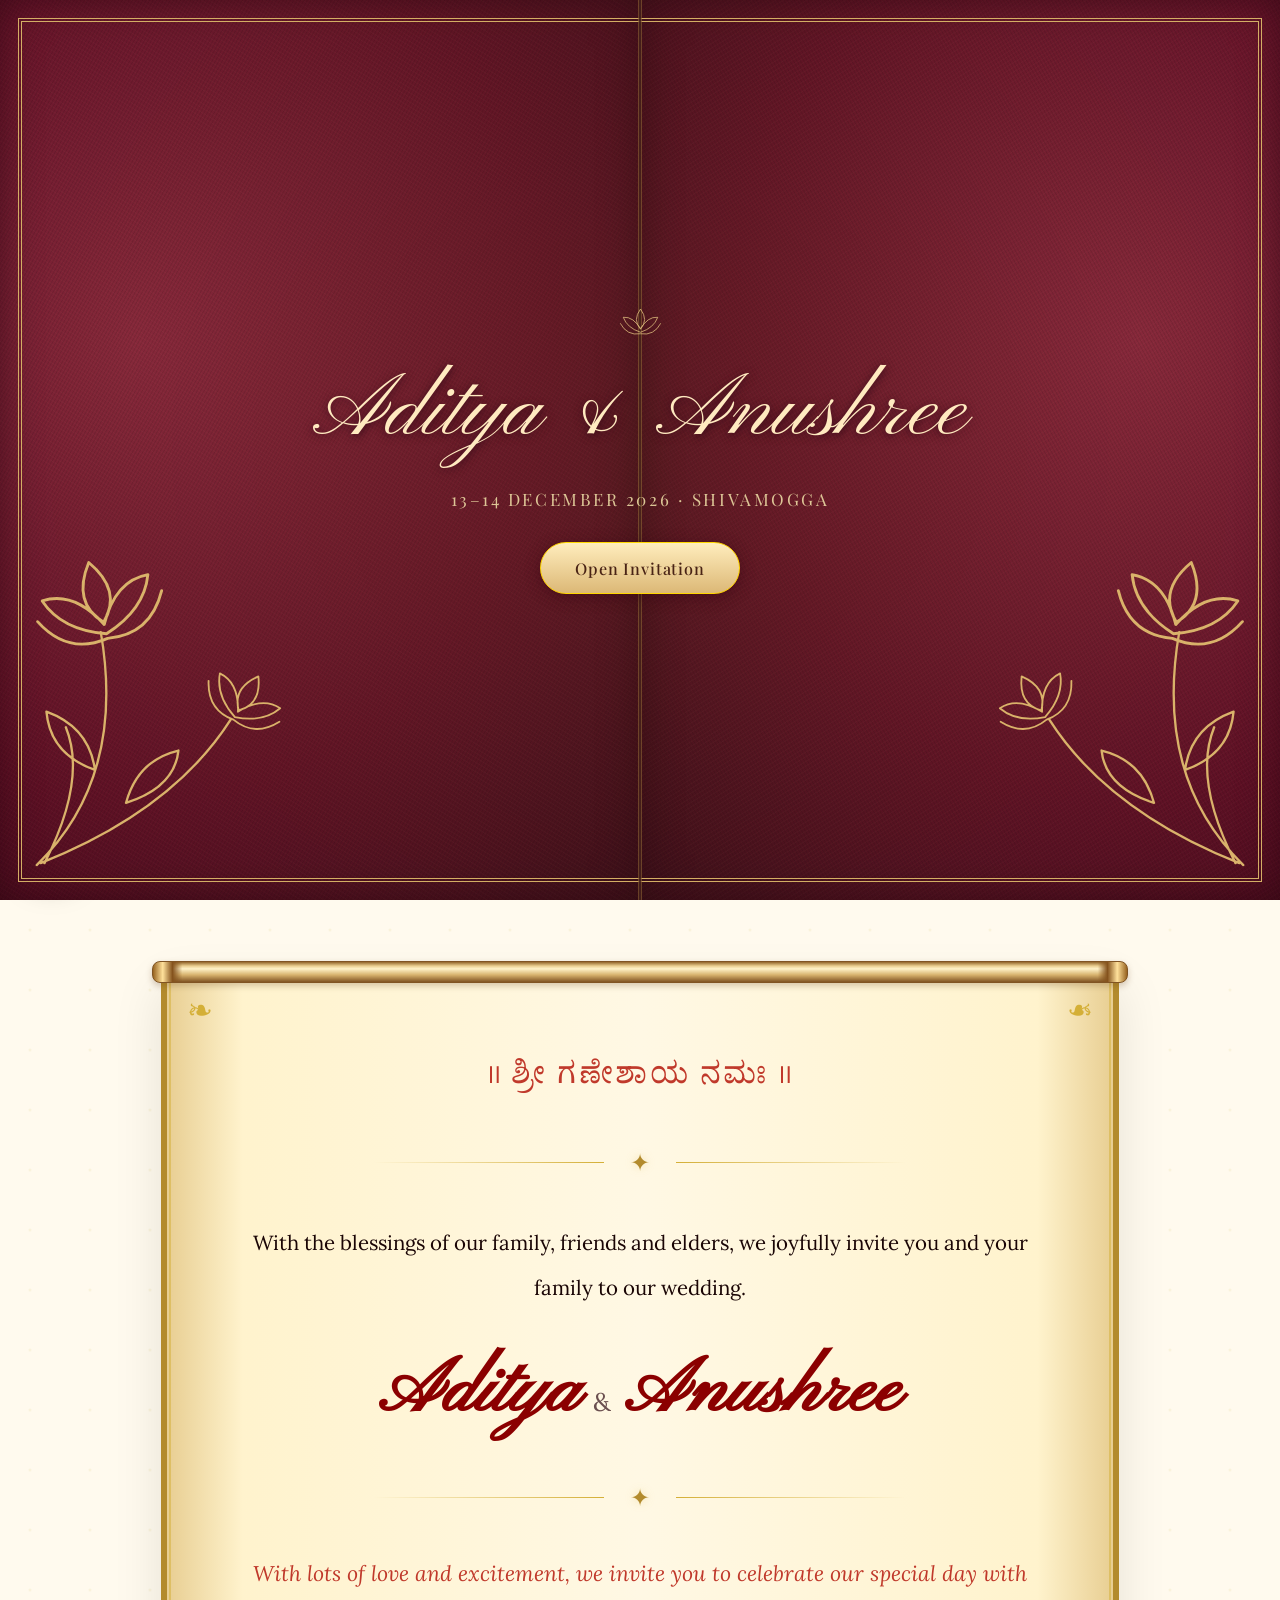
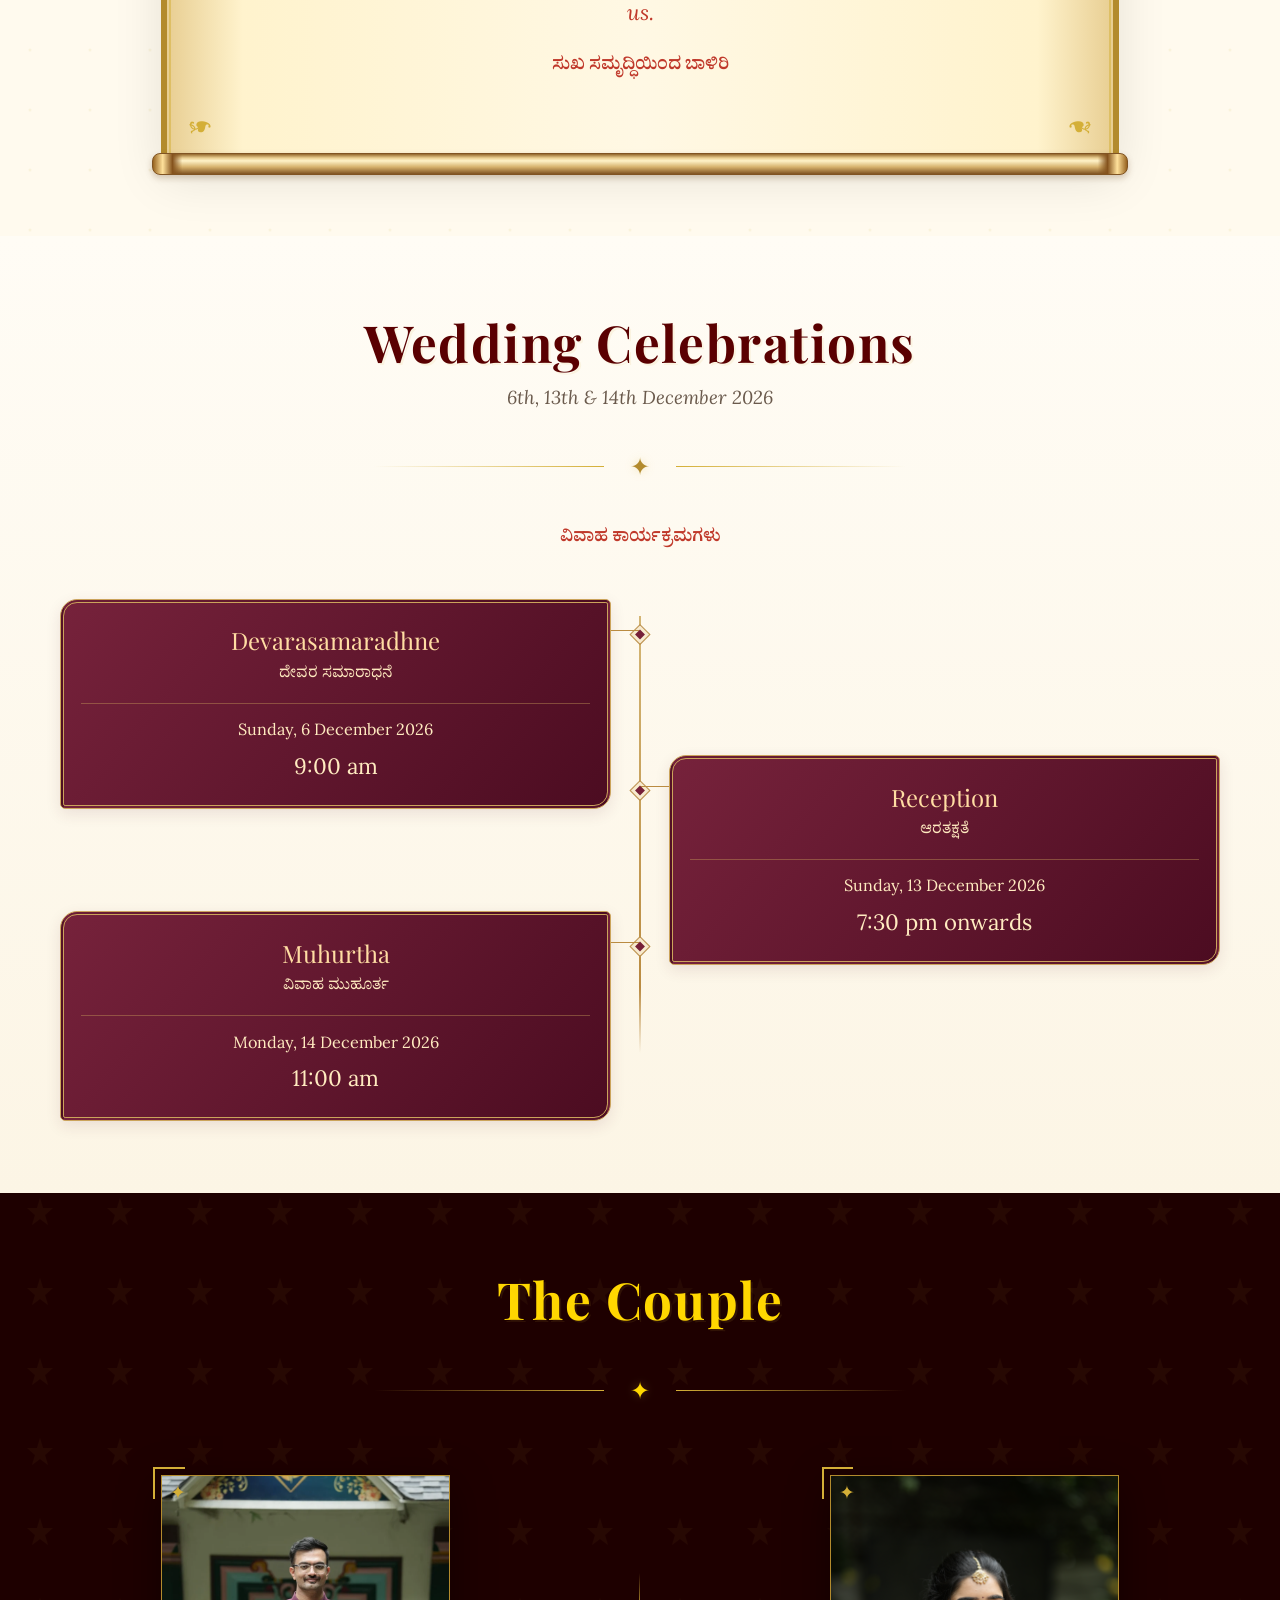
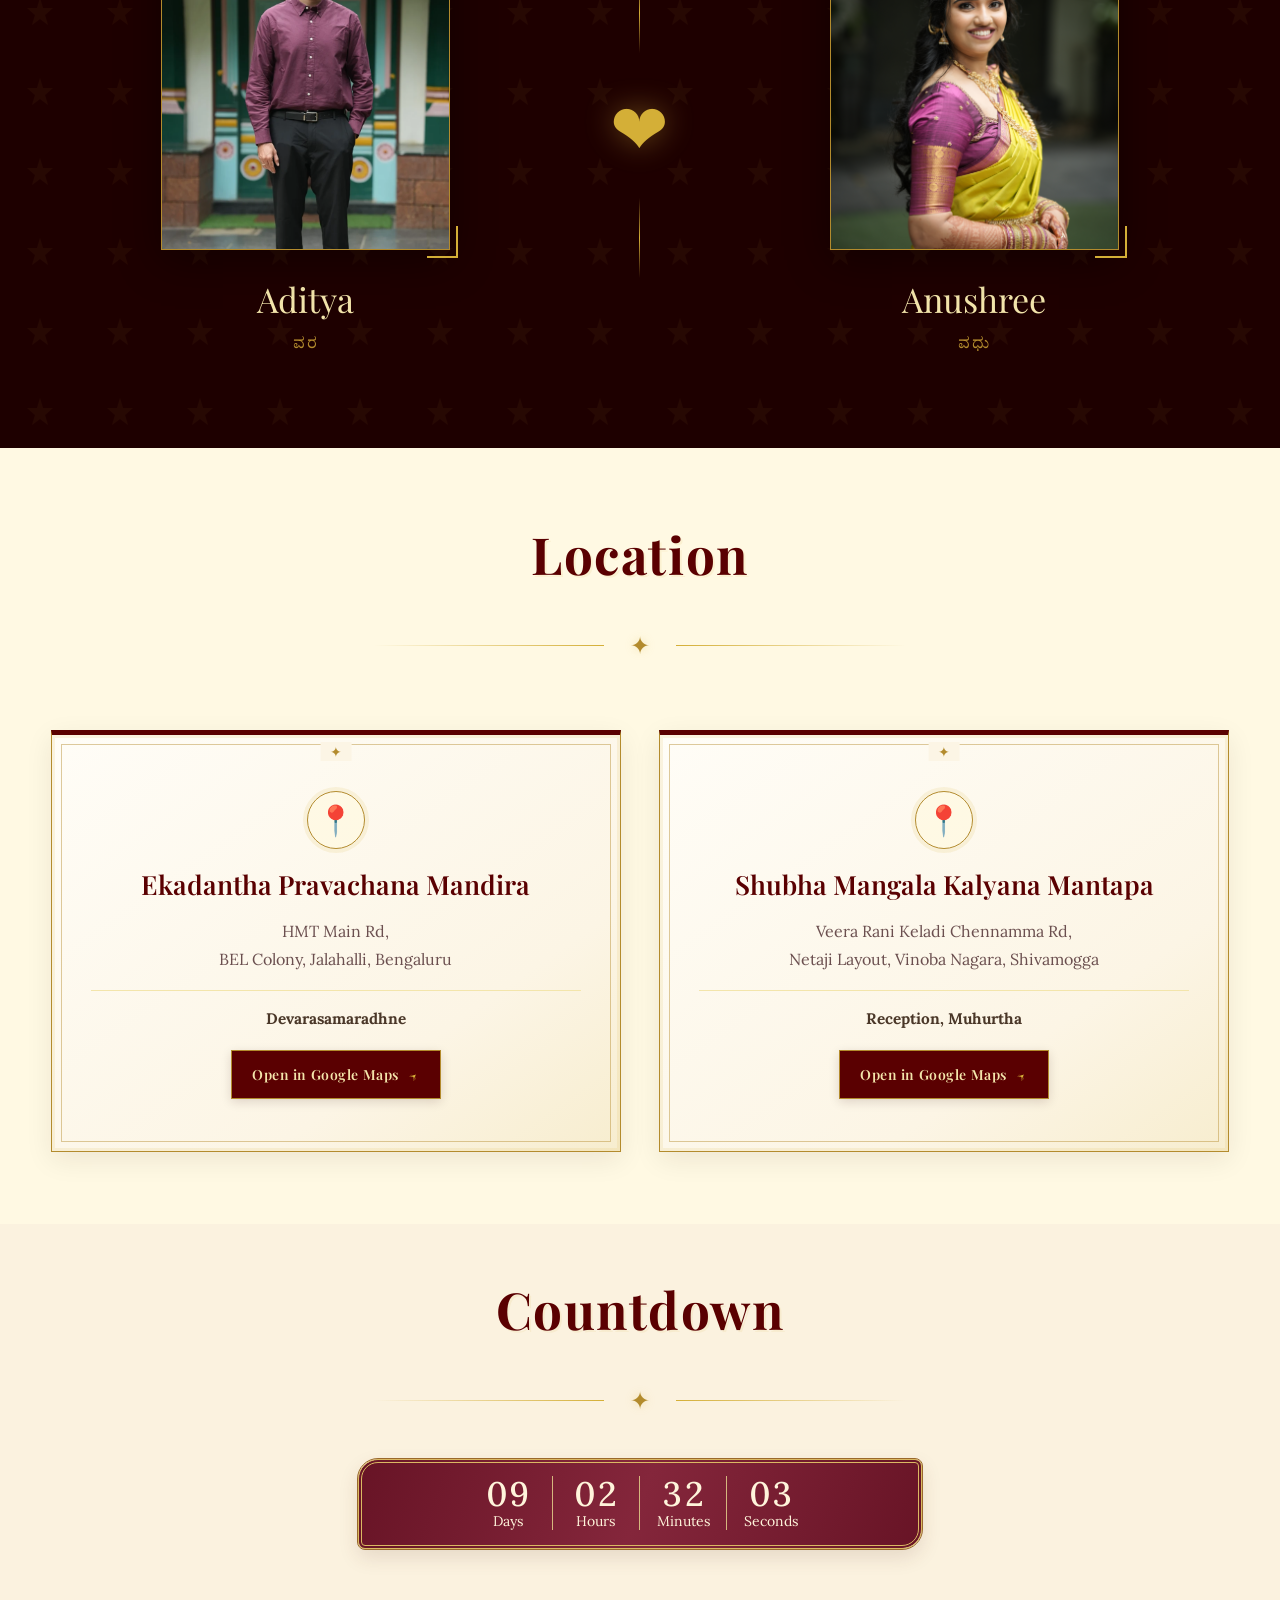
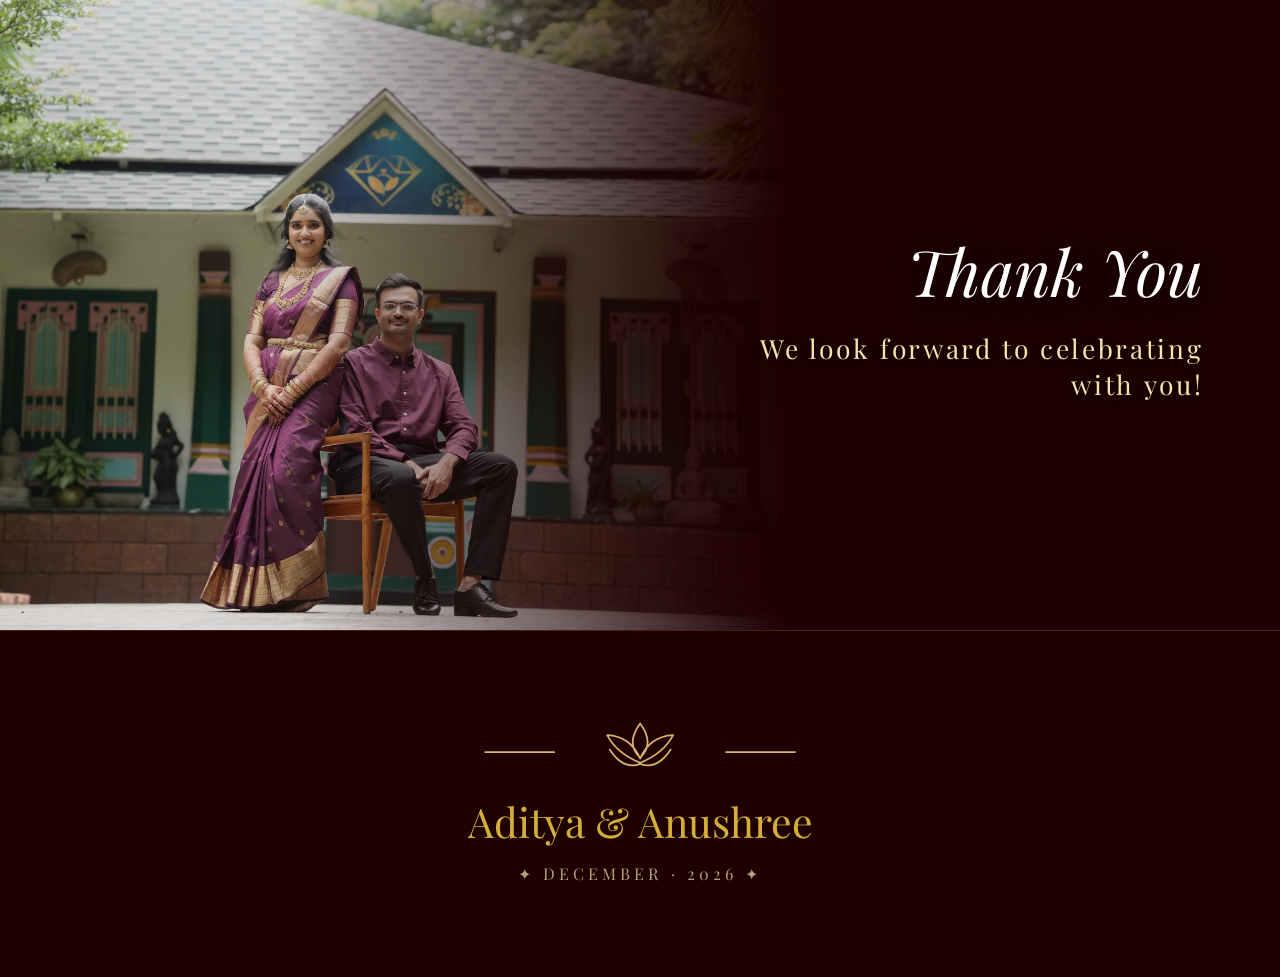
<file: index.html>
<!DOCTYPE html>
<html lang="en">
<head>
<meta charset="UTF-8">
  <meta name="viewport" content="width=device-width, initial-scale=1.0, maximum-scale=5.0">
  <title>Aditya & Anushree — Wedding Invitation</title>
  <meta name="description" content="Join us in celebrating the union of Aditya and Anushree. A sacred South Indian wedding celebration.">
  <link rel="icon" href="data:image/svg+xml,<svg xmlns=%22http://www.w3.org/2000/svg%22 viewBox=%220 0 100 100%22><text y=%22.9em%22 font-size=%2290%22>🌸</text></svg>">

  <!-- Social Meta tags -->
  <meta property="og:title" content="Aditya & Anushree Wedding Invitation">
  <meta property="og:description" content="13–14 December 2026 — Shivamogga. Please join us for our special day.">
  <meta property="og:image" content="./wedding-portrait.jpg">
  <meta property="og:type" content="website">
<link rel="preconnect" href="https://fonts.googleapis.com">
<link rel="preconnect" href="https://fonts.gstatic.com" crossorigin>
<link href="https://fonts.googleapis.com/css2?family=Playfair+Display:ital,wght@0,400;0,500;0,600;0,700;1,400;1,500&amp;family=Lora:ital,wght@0,400;0,500;0,600;1,400;1,500&amp;family=Noto+Serif+Kannada:wght@400;600;700&amp;family=Pinyon+Script&amp;display=swap" rel="stylesheet">
<style>
/* ============================================================
   CSS VARIABLES
   ============================================================ */
:root {
  --deep-ruby:    #1e0000;
  --royal-red:    #5a0001;
  --vermilion:    #C0392B;
  --gold-antique: #b38b2d;
  --gold-leaf:    #D4AF37;
  --gold-bright:  #FFD700;
  --gold-pale:    #F3E5AB;
  --ivory-warm:   #FFF9E3;
  --parchment:    #FCF5E5;
  --text-ruby:    #1a0505;
  --text-sepia:   #4a3728;
  --text-mid:     #6b4f4f;
  --gold:         #D4AF37;
  --deep-red:     #8B0000;
  --cream-dark:   #E5D9B6;
  --glass-bg:     rgba(30, 0, 0, 0.65);
  --glass-border: rgba(212, 175, 55, 0.35);
  --shadow-gold:  rgba(212,175,55,0.3);
  --shadow-ruby:  rgba(44,0,0,0.5);
  --section-bg:   #fffcf5;

  --font-heading:    'Playfair Display', serif;
  --font-subheading: 'Playfair Display', serif;
  --font-body:       'Lora', serif;
  --font-accent:     'Lora', serif;
  --font-names:      'Pinyon Script', cursive;
}

/* ============================================================
   RESET & BASE
   ============================================================ */
*, *::before, *::after { margin: 0; padding: 0; box-sizing: border-box; }
html { scroll-behavior: smooth; font-size: clamp(100%, calc(93.75% + .16vw), 125%); overflow-x: hidden; }
body {
  background: var(--ivory-warm);
  color: var(--text-ruby);
  font-family: var(--font-body);
  overflow-x: clip;
  max-width: 100vw;
}
img { display: block; max-width: 100%; }
button { cursor: pointer; border: none; background: none; }

/* ============================================================
   SCROLL PROGRESS BAR
   ============================================================ */
#progress-bar {
  position: fixed; top: 0; left: 0; height: 3px; width: 0%;
  background: linear-gradient(90deg, var(--vermilion), var(--gold-leaf), var(--gold-bright));
  z-index: 9999; transition: width 0.1s linear;
  box-shadow: 0 0 10px var(--gold-leaf);
}

/* ============================================================
   MUSIC BUTTON
   ============================================================ */
#music-btn {
  position: fixed; bottom: 1.5rem; left: 1.5rem; z-index: 1000;
  width: clamp(44px, 3rem, 60px); height: clamp(44px, 3rem, 60px); border-radius: 50%;
  background: var(--glass-bg);
  -webkit-backdrop-filter: blur(8px); backdrop-filter: blur(8px);
  border: 1px solid var(--glass-border);
  color: var(--gold-pale); font-size: 1.1rem;
  display: flex; align-items: center; justify-content: center;
  box-shadow: 0 8px 32px rgba(0,0,0,0.4);
  transition: all 0.4s cubic-bezier(0.175, 0.885, 0.32, 1.275);
}
#music-btn:hover { transform: scale(1.12) rotate(15deg); box-shadow: 0 6px 28px var(--shadow-gold); }
#music-btn.playing { animation: pulse-music 2s infinite; }
@keyframes pulse-music {
  0%   { box-shadow: 0 0 0 0   rgba(212,175,55,0.6); }
  70%  { box-shadow: 0 0 0 15px rgba(212,175,55,0);   }
  100% { box-shadow: 0 0 0 0   rgba(212,175,55,0);   }
}

/* ============================================================
   REVEAL ANIMATIONS
   ============================================================ */
@media screen {
  [data-fade="waiting"]:not(:focus-within) {
    opacity: 0 !important;
    transition: none !important;
  }
  [data-fade="entering"]:not(:focus-within) {
    animation: invitation-fade-in 1.8s ease-in-out var(--entry-delay, 0ms) backwards;
  }
}
@media screen {
  [data-scroll-fade]:not(:focus-within) {
    filter: opacity(var(--scroll-opacity, 0));
    transition: filter 650ms ease-out;
  }
}
@keyframes invitation-fade-in {
  from { opacity: 0; }
}
/* Only cover the page once the opening button is operational. */
html:not(.doors-ready) #door-cover { display: none; }

/* ============================================================
   GOLD DIVIDER
   ============================================================ */
.gold-divider {
  display: flex; align-items: center; justify-content: center;
  gap: 1.5rem; margin: 2.5rem auto; max-width: 31.25rem;
}
.gold-divider::before,
.gold-divider::after {
  content: ''; flex: 1; height: 1px;
}
.gold-divider::before { background: linear-gradient(90deg, transparent, var(--gold-leaf)); }
.gold-divider::after  { background: linear-gradient(90deg, var(--gold-leaf), transparent); }
.gold-divider span    { color: var(--gold-antique); font-size: 1.4rem; filter: drop-shadow(0 0 5px var(--shadow-gold)); }

/* ============================================================
   SECTION HEADINGS
   ============================================================ */
.section-title {
  font-family: var(--font-heading);
  font-size: clamp(1.8rem, 5vw, 3rem);
  color: var(--royal-red);
  text-align: center;
  letter-spacing: 0.03em;
  text-shadow: 2px 2px 0 rgba(212,175,55,0.1);
  margin-bottom: 0.5rem;
}
.section-subtitle {
  font-family: var(--font-accent);
  font-style: italic;
  color: var(--text-sepia);
  text-align: center;
  font-size: 1.1rem;
  margin-top: 0.4rem;
  opacity: 0.82;
}
.kannada-text {
  font-family: 'Noto Serif Kannada', serif;
  font-size: 1.05rem;
  color: var(--vermilion);
  text-align: center;
  margin-top: 0.4rem;
  font-weight: 600;
}

/* ============================================================
   DOOR COVER
   ============================================================ */
#door-cover {
  position: fixed; inset: 0; z-index: 10000;
  display: flex; align-items: center; justify-content: center;
  overflow: hidden; width: 100vw; height: 100vh; height: 100dvh;
  transition: opacity 1.5s ease 0.5s, visibility 1.5s ease 0.5s;
}
.door-left, .door-right {
  position: absolute; top: 0; width: 50%; height: 100%;
  transition: transform 2s cubic-bezier(0.77, 0, 0.175, 1);
  will-change: transform; overflow: hidden;
  background: #1a0000; /* solid fallback so hero never bleeds through */
}
.door-left  { left: 0;  transform-origin: left;  }
.door-right { right: 0; transform-origin: right; }

/* Each silk leaf carries its own border and foiled lotus spray. */
.door-panel {
  position: absolute; inset: 0;
  background:
    repeating-linear-gradient(31deg, transparent 0 2px, #ffb99208 3px, transparent 4px),
    repeating-linear-gradient(119deg, transparent 0 1px, #14030820 2px, transparent 3px),
    radial-gradient(ellipse at 22% 38%, #85253b, #5d0f25 58%, #370a18);
  box-shadow: inset 0 0 3vw #23040d88;
}
.door-right .door-panel { transform: scaleX(-1); }
.door-panel::before {
  content: ''; position: absolute;
  inset: clamp(10px, 2vmin, 24px) 0 clamp(10px, 2vmin, 24px) clamp(10px, 2vmin, 24px);
  border: 4px double #d4af66; border-right: 0;
}
.door-panel::after {
  content: ''; position: absolute; inset: 0 0 0 auto; width: 2px;
  background: linear-gradient(to right, #c3984b80, #290411);
}
.gate-lotuses {
  position: absolute; left: max(15px, 3vmin); bottom: max(15px, 3vmin);
  width: min(77%, 39vh, 330px); height: auto; color: #dab36c;
}
#door-cover.open .door-left  { transform: perspective(1200px) rotateY(-90deg); }
#door-cover.open .door-right { transform: perspective(1200px) rotateY(90deg);  }
#door-cover.hide { opacity: 0; visibility: hidden; pointer-events: none; }

.door-enter-content {
  position: relative; z-index: 10001;
  display: flex; flex-direction: column; align-items: center; justify-content: center;
  gap: 2.2rem; transition: opacity 0.8s ease;
  text-align: center; padding: 2rem;
  width: 100%; max-width: 1200px; height: 100%;
}
.door-enter-content::before {
  content: ''; position: absolute; top: 50%; left: 50%;
  transform: translate(-50%, -50%);
  width: 150vw; height: 150vw;
  background: radial-gradient(circle, rgba(212,175,55,0.08) 0%, transparent 60%);
  pointer-events: none; z-index: -1;
}
.door-welcome-text {
  font-family: var(--font-names);
  font-size: clamp(3.5rem, 8vw, 6.5rem);
  color: #fff;
  text-shadow: 0 5px 30px rgba(0,0,0,0.9), 0 2px 10px rgba(0,0,0,0.8);
  filter: drop-shadow(0 0 20px rgba(212,175,55,0.5));
  transition: opacity 0.5s, transform 0.5s;
  line-height: 1.1;
}
.door-tagline {
  font-family: var(--font-subheading);
  font-size: clamp(0.75rem, 1.5vw, 1rem);
  color: var(--gold-pale);
  letter-spacing: 0.4em;
  text-transform: uppercase;
  opacity: 0.85;
  margin-top: -1rem;
}
#open-door-btn {
  padding: 1rem 3.5rem; font-size: 0.95rem;
  background: rgba(40,0,0,0.9);
  color: var(--gold-bright);
  border: 1px solid var(--gold-bright);
  font-family: var(--font-subheading); text-transform: uppercase;
  letter-spacing: 0.35em; font-weight: 500;
  transition: all 0.5s ease;
  box-shadow: 0 10px 30px rgba(0,0,0,0.7), 0 0 20px rgba(212,175,55,0.4);
  -webkit-backdrop-filter: blur(15px); backdrop-filter: blur(15px);
  border-radius: 4px;
  animation: etherealPulse 2s infinite alternate;
  margin-top: 5vh;
}
@keyframes etherealPulse {
  from { box-shadow: 0 10px 30px rgba(0,0,0,0.6), 0 0 10px rgba(212,175,55,0.2); }
  to   { box-shadow: 0 10px 30px rgba(0,0,0,0.6), 0 0 25px rgba(212,175,55,0.5); transform: scale(1.02); }
}

/* ============================================================
   1. HERO SECTION
   ============================================================ */
#hero {
  position: relative;
  height: 100vh;
  height: 100dvh;
  overflow: hidden;
  color: #ffe8ac;
  font-family: var(--font-body);
  background: radial-gradient(ellipse at 27% 47%, #752832, #360912 62%, #240609);
}
.hero-photo {
  transform: translateX(8%);
  position: absolute;
  inset: 0 0 0 auto;
  height: 100%;
  width: min(57%, 150vh);
  object-fit: cover;
  object-position: center 56%;
  mask-image: linear-gradient(to right, transparent, #0003 12%, #000b 30%, black 47%);
}
#hero::after {
  content: '';
  position: absolute;
  inset: clamp(12px, 2vw, 20px);
  border: 1px solid #d9b27188;
  outline: 1px solid #d9b27155;
  outline-offset: 5px;
  pointer-events: none;
}
.hero-copy {
  position: absolute;
  left: 4%;
  width: 44%;
  top: 50%;
  transform: translateY(-50%);
  text-align: center;
}
.hero-intro { font-size: clamp(12px, 1.5vw, 18px); letter-spacing: .16em; }
.hero-title {
  margin: 20px 0;
  color: #ffe9b9;
  font: italic clamp(2rem, min(6.72vw, 11vh), 5.375rem)/1.15 var(--font-names);
}
.hero-weds {
  display: flex;
  align-items: center;
  justify-content: center;
  gap: .58em;
  margin: .77em 0;
  color: #e0bd7b;
  font: italic clamp(16px, 2.1vw, 26px) var(--font-body);
}
.hero-weds::before, .hero-weds::after {
  content: '';
  width: 2.38em;
  height: 1px;
  background: #c99b60;
}
.hero-date { margin-top: 32px; font-size: clamp(10px, 1.2vw, 15px); letter-spacing: .2em; }


/* ============================================================
   2. INVITATION
   ============================================================ */
#invitation {
  background: #fffaee;
  padding: clamp(3rem, 8vmin, 7rem) clamp(1rem, 4vw, 4rem);
  position: relative; overflow: clip;
}
#invitation::before {
  content: '';
  position: absolute; inset: 0;
  background-image: url("data:image/svg+xml,%3Csvg xmlns='http://www.w3.org/2000/svg' width='60' height='60' viewBox='0 0 60 60'%3E%3Ccircle cx='30' cy='30' r='1.5' fill='%23D4AF37' opacity='0.1'/%3E%3C/svg%3E");
  background-size: 60px 60px;
  pointer-events: none;
}
.invite-card {
  max-width: 56.25rem; margin: 0 auto;
  background: var(--gold-pale);
  border: 6px solid var(--gold-antique);
  outline: 2px solid rgba(212,175,55,0.5);
  outline-offset: -10px;
  padding: clamp(2.5rem, 6vw, 5.5rem);
  position: relative;
  box-shadow: 0 15px 50px rgba(0,0,0,0.1);
  text-align: center;
  z-index: 2; border-radius: 4px; overflow: hidden;
  transition: box-shadow 0.55s cubic-bezier(0.165, 0.84, 0.44, 1), transform 0.55s cubic-bezier(0.165, 0.84, 0.44, 1), background 0.55s;
}
/* Both spindles frame the parchment even when motion is disabled. */
.invitation-scroll {
  position: relative;
  max-width: 56.25rem;
  margin: 0 auto;
}
.invitation-scroll .invite-card {
  background: linear-gradient(90deg, #e8ce92, #fff3cd 8%, #fff8e4 50%, #fff3cd 92%, #e8ce92);
}
.invitation-scroll::before, .invitation-scroll::after {
  content: '';
  position: absolute;
  z-index: 3;
  left: -9px;
  right: -9px;
  height: clamp(14px, 2vw, 22px);
  border: 1px solid #805423;
  border-radius: 8px;
  transform: translateY(-50%);
  background:
    linear-gradient(90deg, #976320, #ffe19b 1%, #84521d 2%, transparent 3% 97%, #84521d 98%, #ffe19b 99%, #976320),
    linear-gradient(#92652a, #ebcf91 20%, #fff2c8 34%, #d6b16c 65%, #805323);
  box-shadow: 0 3px 6px #60381140;
  pointer-events: none;
}
.invitation-scroll::before { top: 0; }
.invitation-scroll::after { top: 100%; }

.invite-card::before { content: '❧'; position: absolute; top: 1rem; left: 1.2rem; font-size: 1.8rem; color: var(--gold); line-height: 1; }
.invite-card::after  { content: '❧'; position: absolute; bottom: 1rem; right: 1.2rem; font-size: 1.8rem; color: var(--gold); line-height: 1; transform: rotate(180deg); }
.corner-ornament     { position: absolute; font-size: 1.8rem; color: var(--gold); line-height: 1; }
.corner-ornament.tr  { top: 1rem; right: 1.2rem; transform: scaleX(-1); }
.corner-ornament.bl  { bottom: 1rem; left: 1.2rem; transform: scaleY(-1); }

.invite-blessing { font-family: 'Noto Serif Kannada', serif; font-size: 1.8rem; color: var(--vermilion); margin-bottom: 0.4rem; letter-spacing: 0.08em; }
.invite-blessing-sub { font-family: var(--font-accent); font-style: italic; color: var(--text-sepia); font-size: 1rem; margin-bottom: 2.5rem; opacity: 0.8; }
.invite-text { font-family: var(--font-body); font-size: clamp(1rem, 2.2vw, 1.2rem); line-height: 2.2; color: var(--text-ruby); margin-bottom: 2rem; }
.invite-parents { font-family: var(--font-subheading); font-size: clamp(0.88rem, 1.8vw, 1.05rem); color: var(--royal-red); letter-spacing: 0.04em; line-height: 2.2; margin: 2rem 0; }
.invite-parents .parent-group { margin: 1rem 0; }
.invite-couple { display: flex; align-items: baseline; justify-content: center; gap: clamp(0.25rem, 1.5vw, 0.75rem); white-space: nowrap; }
.invite-couple-name { font-family: var(--font-names); font-size: clamp(2.8rem, 10vw, 4.6rem); color: var(--deep-red); line-height: 1.2; font-weight: 600; word-break: break-word; }
.invite-couple .invite-couple-name { font-size: clamp(1.8rem, 8vw, 4.6rem); }
.invite-couple-join { font-family: 'Lora', serif; font-size: 1.5rem; color: var(--text-mid); font-weight: 400; line-height: 1; }
.invite-welcome { font-family: var(--font-accent); font-style: italic; font-size: 1.25rem; color: var(--vermilion); margin-top: 2rem; line-height: 1.8; }

/* ============================================================
   3. EVENTS
   ============================================================ */
#events {
  background: linear-gradient(180deg, var(--section-bg) 0%, var(--parchment) 100%);
  padding: clamp(3rem, 8vmin, 7rem) clamp(1rem, 4vw, 4rem);
}
.events-grid {
  position: relative;
  max-width: 68rem;
  margin: clamp(1.75rem, 5vmin, 4rem) auto 0;
}
.events-grid::before {
  content: ''; position: absolute; left: 50%; top: 1rem; bottom: 4rem;
  width: 2px; transform: translateX(-50%);
  background: linear-gradient(#d4b675, #ba8b41 85%, transparent);
}
.timeline-event { position: relative; display: flex; }
.timeline-event + .timeline-event { margin-top: -3.125rem; }
.timeline-event:nth-child(even) { justify-content: flex-end; }
.timeline-event::before {
  content: ''; position: absolute; left: 50%; top: 1.7rem; width: .75rem; height: .75rem;
  background: #772038; border: 3px solid #f8ebcd; outline: 1px solid #be944c;
  transform: translateX(-50%) rotate(45deg);
}
.event-card {
  position: relative; width: calc(50% - 1.7rem); padding: 1.25rem 1rem;
  text-align: center; background: linear-gradient(130deg, #76223b, #4c0c21);
  border: 4px double #cba45b; border-radius: 1rem .3rem;
  box-shadow: 0 5px 15px #5e21351c; color: #ffebc0;
  transition: transform 0.3s ease, box-shadow 0.3s ease;
}
.event-card:hover { transform: translateY(-5px); box-shadow: 0 16px 36px #2c000021; }
.event-card::before {
  content: ''; position: absolute; right: -1.85rem; top: 1.55rem;
  width: 1.6rem; height: 1px; background: #ba8b41;
}
.timeline-event:nth-child(even) .event-card::before { right: auto; left: -1.85rem; }
.event-name { font: 1.4rem/1.4 var(--font-subheading); color: #ffdda3; overflow-wrap: anywhere; margin-bottom: .3rem; }
.event-name-kannada { font: .9rem/1.7 'Noto Serif Kannada', serif; margin-bottom: .8rem; }
.event-date { font: .95rem/1.6 var(--font-body); border-top: 1px solid #cba45b66; padding-top: .8rem; }
.event-desc { font: 1.3rem/1.5 var(--font-accent); margin-top: .4rem; }
@media (max-width: 700px) {
  .events-grid::before { left: .5rem; }
  .timeline-event, .timeline-event:nth-child(even) { padding-left: 2rem; }
  .timeline-event + .timeline-event { margin-top: 1.25rem; }
  .timeline-event::before { left: .5rem; }
  .event-card { width: 100%; }
  .event-card::before, .timeline-event:nth-child(even) .event-card::before { left: -1.65rem; right: auto; width: 1.4rem; }
  .event-name { font-size: 1.2rem; }
}

/* ============================================================
   4. COUPLE
   ============================================================ */
#couple {
  background: var(--deep-ruby);
  padding: clamp(3rem, 8vmin, 7rem) clamp(1rem, 4vw, 4rem); position: relative; overflow: hidden;
}
#couple::before {
  content: ''; position: absolute; inset: 0;
  background-image: url("data:image/svg+xml,%3Csvg xmlns='http://www.w3.org/2000/svg' width='80' height='80' viewBox='0 0 80 80'%3E%3Cpath d='M40 5 L43 15 L53 15 L45 22 L48 32 L40 26 L32 32 L35 22 L27 15 L37 15 Z' fill='%23D4AF37' opacity='0.05'/%3E%3C/svg%3E");
  background-size: 80px 80px; pointer-events: none;
}
.couple-wrapper {
  display: grid;
  grid-template-columns: 1fr auto 1fr;
  gap: clamp(1rem, 4vw, 4rem); max-width: 69rem;
  margin: 4rem auto 0; align-items: center;
}
.photo-frame {
  width: min(100%, clamp(11rem, 26vw, 17rem));
  aspect-ratio: 27 / 35; height: auto;
  margin: 0 auto 1.5rem; position: relative;
}
.photo-frame::before {
  content: ''; position: absolute;
  top: -8px; left: -8px; width: 1.875rem; height: 1.875rem;
  border: 2px solid var(--gold-leaf);
  border-right: none; border-bottom: none; z-index: 2;
}
.photo-frame::after {
  content: ''; position: absolute;
  bottom: -8px; right: -8px; width: 1.875rem; height: 1.875rem;
  border: 2px solid var(--gold-leaf);
  border-left: none; border-top: none; z-index: 2;
}
.photo-frame-inner {
  width: 100%; height: 100%;
  background: linear-gradient(145deg, #1a0000, #3d0000);
  border: 1px solid var(--gold-antique);
  position: relative; overflow: hidden;
  display: flex; align-items: center; justify-content: center;
  box-shadow: 0 10px 40px rgba(0,0,0,0.4);
}
/* only one pseudo-element on inner now – corner star */
.photo-frame-inner::before {
  content: '✦';
  position: absolute; top: 0.5rem; left: 0.5rem;
  font-size: 1.1rem; color: var(--gold); line-height: 1; z-index: 1;
}
.photo-frame-inner img { width: 100%; height: 100%; object-fit: cover; object-position: center 42%; }

.person-card { text-align: center; }
.person-name   { font-family: var(--font-heading); font-size: clamp(1.3rem, 3.5vw, 2rem); color: var(--gold-pale); margin-bottom: 0.7rem; }
.person-family { font-family: 'Noto Serif Kannada', serif; font-size: 0.92rem; color: var(--gold-antique); margin-bottom: 1rem; letter-spacing: 0.1em; }
.person-quote  { font-family: var(--font-accent); font-style: italic; font-size: 1rem; color: var(--ivory-warm); line-height: 1.8; opacity: 0.85; }

.couple-center { display: flex; flex-direction: column; align-items: center; gap: 1.5rem; }
.couple-symbol { font-family: var(--font-heading); font-size: clamp(2.5rem, 5.5vw, 4.5rem); color: var(--gold-leaf); text-shadow: 0 0 30px rgba(212,175,55,0.4); }
.couple-center-divider { width: 1px; height: 80px; background: linear-gradient(180deg, transparent, var(--gold), transparent); }

/* ============================================================
   6. DETAILS
   ============================================================ */
#details { background: var(--ivory-warm); padding: clamp(3rem, 8vmin, 7rem) clamp(1rem, 4vw, 4rem); }
.details-grid {
  display: grid;
  grid-template-columns: repeat(2, minmax(0, 1fr));
  gap: clamp(1.25rem, 3vw, 2.5rem); max-width: 70rem; margin: 4rem auto 0;
}
.detail-card:only-child { grid-column: 1 / -1; }
.detail-card {
  position: relative; isolation: isolate; overflow: hidden;
  display: flex; flex-direction: column; align-items: center; text-align: center;
  background: linear-gradient(145deg, #fffdf7, var(--parchment) 70%, #f7edcf);
  border: 1px solid var(--gold-antique); border-top: 5px solid var(--royal-red);
  padding: clamp(2rem, 4vw, 3rem) clamp(1.5rem, 3vw, 2.5rem);
  box-shadow: 0 8px 26px rgba(44,0,0,0.08), inset 0 0 0 3px rgba(212,175,55,0.12);
  transition: transform 0.3s ease, box-shadow 0.3s ease; scroll-margin-top: 2rem;
}
.detail-card::before {
  content: ''; position: absolute; inset: 9px; border: 1px solid rgba(179,139,45,0.45);
  pointer-events: none; z-index: 0;
}
.detail-card::after {
  content: '✦'; position: absolute; top: 0.42rem; left: 50%; transform: translateX(-50%);
  padding: 0 0.55rem; background: var(--parchment); color: var(--gold-antique);
  font-size: 0.85rem; z-index: 2;
}
.detail-card > * { position: relative; z-index: 1; }
.detail-card:hover { transform: translateY(-5px); box-shadow: 0 16px 36px rgba(44,0,0,0.13), inset 0 0 0 3px rgba(212,175,55,0.18); }
.detail-icon {
  width: 3.4rem; height: 3.4rem; display: grid; place-items: center;
  margin: 0.3rem 0 1rem; border: 1px solid var(--gold-antique); border-radius: 50%;
  background: rgba(255,249,227,0.8); box-shadow: 0 0 0 4px rgba(212,175,55,0.12);
  font-size: 1.75rem;
}
.venue-kicker {
  margin-bottom: 0.55rem; color: var(--gold-antique); font: 700 0.7rem/1.4 var(--font-subheading);
  letter-spacing: 0.18em; text-transform: uppercase;
}
.venue-name { overflow-wrap: anywhere; color: var(--royal-red); font: 600 clamp(1.2rem, 2.3vw, 1.55rem)/1.4 var(--font-subheading); margin-bottom: 0.85rem; }
.detail-title { font-family: var(--font-subheading); font-size: 0.82rem; font-weight: 700; color: var(--deep-red); letter-spacing: 0.15em; text-transform: uppercase; margin-bottom: 0.8rem; }
.detail-text  { font-family: var(--font-accent); font-size: 0.94rem; color: var(--text-mid); line-height: 1.75; }
.detail-text strong { color: var(--deep-red); font-family: var(--font-subheading); }
.detail-card address { font-style: normal; }
.venue-events { width: 100%; list-style: none; margin: 1rem 0; padding-top: 0.8rem; border-top: 1px solid var(--gold-pale); color: var(--text-sepia); font-size: 0.9rem; font-weight: 700; line-height: 1.8; }
.detail-card > a {
  display: inline-flex; align-items: center; justify-content: center; gap: 0.5rem;
  margin-top: auto; padding: 0.75rem 1.2rem; border: 1px solid var(--gold-antique);
  background: var(--royal-red); color: var(--gold-pale); font: 600 0.82rem/1.3 var(--font-subheading);
  letter-spacing: 0.04em; text-decoration: none; box-shadow: 0 3px 10px rgba(44,0,0,0.14);
  transition: background-color 0.2s ease, color 0.2s ease, box-shadow 0.2s ease;
}
.detail-card > a::after { content: '↗'; color: var(--gold-leaf); font-size: 1rem; }
.detail-card > a:hover { background: var(--deep-red); color: #fffdf7; box-shadow: 0 5px 14px rgba(44,0,0,0.22); }
.detail-card > a:focus-visible { outline: 3px solid var(--gold-leaf); outline-offset: 3px; }
.hashtag-text { font-family: var(--font-heading); font-size: 1.05rem; color: var(--vermilion); }

/* ============================================================
   7. COUNTDOWN
   ============================================================ */
#countdown {
  padding: 3rem 1rem;
  background: #fbf2df;
  text-align: center;
}
.countdown-card {
  max-width: 33.125rem;
  margin: 0 auto;
  padding: 13px clamp(8px, 3vw, 24px) 15px;
  color: #fff4db;
  font-family: var(--font-body);
  background: linear-gradient(110deg, #681426, #84263b, #681426);
  border: 4px double #dbb963;
  outline: 1px solid #9a692c;
  border-radius: 20px 7px 20px 7px;
  box-shadow: 0 8px 20px #5b2d2222;
}
.countdown-timer { display: flex; justify-content: center; }
.time-unit { flex: 0 1 5.125rem; display: flex; flex-direction: column; border-right: 1px solid #d5b77e; }
.time-unit:last-child { border: 0; }
.time-number { font-size: clamp(24px, 3vw, 34px); line-height: 1.05; font-weight: 500; font-variant-numeric: tabular-nums; }
.time-label { font-size: clamp(12px, 2vw, 14px); }
.countdown-done { display: none; }

/* ============================================================
   THANK YOU PARALLAX
   ============================================================ */
#thank-you-parallax {
  position: relative; height: 70vh; min-height: 20rem;
  display: flex; align-items: center; justify-content: flex-end; overflow: hidden;
  background: var(--deep-ruby);
}
.ty-photo {
  position: absolute; inset: 0 auto 0 0;
  width: 71%; height: 100%; object-fit: cover; object-position: 53% center;
  transform: translateX(-13%);
  opacity: .85;
  mask-image: linear-gradient(to right, black 45%, transparent 100%);
}
.ty-content {
  position: relative; width: 46%; text-align: right;
  padding: 1rem clamp(1.1rem, 6vw, 6rem) 1rem 0;
}
.ty-content h2 { font-family: var(--font-heading); font-style: italic; font-size: clamp(1.9rem, 5vw, 4.5rem); color: #fff; text-shadow: 0 4px 22px rgba(0,0,0,0.65); margin-bottom: 1rem; font-weight: 400; }
.ty-content p  { font-family: var(--font-subheading); font-size: clamp(0.85rem, 2.25vw, 1.55rem); color: var(--gold-pale); letter-spacing: 0.1em; text-shadow: 0 2px 10px rgba(0,0,0,0.8); }

/* ============================================================
   8. FOOTER
   ============================================================ */
#footer {
  background: var(--deep-ruby); padding: 5rem 2rem 3rem;
  text-align: center; border-top: 1px solid rgba(212,175,55,0.2);
}
.footer-names { font-family: var(--font-heading); font-size: clamp(1.4rem, 4.5vw, 2.4rem); color: var(--gold-leaf); margin-bottom: 0.8rem; }
.footer-date  { font-family: var(--font-subheading); font-size: 0.95rem; letter-spacing: 0.25em; color: var(--gold-pale); margin-bottom: 2.5rem; opacity: 0.7; }
.footer-social { display: flex; gap: 1.2rem; justify-content: center; margin-bottom: 2.5rem; }
.social-link {
  width: 40px; height: 40px;
  border: 1px solid rgba(201,148,42,0.4); border-radius: 50%;
  display: flex; align-items: center; justify-content: center;
  color: var(--gold-pale); text-decoration: none; font-size: 1rem;
  transition: all 0.3s;
}
.social-link:hover { background: rgba(201,148,42,0.15); border-color: var(--gold); color: var(--gold); transform: translateY(-3px); }
.footer-copy { font-family: var(--font-body); font-size: 0.78rem; color: var(--cream-dark); opacity: 0.42; font-style: italic; }

/* ============================================================
   RESPONSIVE
   ============================================================ */
@media (max-width: 768px) {
  .details-grid { grid-template-columns: 1fr 1fr; }
  .invite-card  { padding: 2.5rem 1.5rem; }

}
@media (max-width: 600px) {
  .details-grid { grid-template-columns: 1fr; }
  .invite-card  { padding: 2.5rem 1.5rem; }
  .couple-wrapper { grid-template-columns: 1fr; gap: 2rem; }
  .couple-center  { order: 2; flex-direction: row; width: 100%; justify-content: center; }
  .couple-center-divider { width: 60px; height: 1px; background: linear-gradient(90deg, transparent, var(--gold), transparent); }
  .couple-symbol { font-size: 2.5rem; }
  .person-card.reveal-right { order: 3; }
  .person-card { width: 100%; }
  .photo-frame { width: clamp(11rem, 55vw, 16rem); }

  .door-welcome-text { font-size: clamp(2.2rem, 9vw, 3.5rem); text-align: center; padding: 0 1.5rem; width: 100%; }
  #open-door-btn { padding: 1rem 2.5rem; font-size: 0.85rem; letter-spacing: 0.2em; margin-top: 3vh; }
  #music-btn { bottom: 1.2rem; left: 1.2rem; width: 44px; height: 44px; }
}
@media (max-width: 400px) {
  .details-grid { grid-template-columns: 1fr; }
}
@media (orientation: portrait) {
  .door-enter-content {
    justify-content: flex-start;
    padding: max(3rem, 8svh) 1rem 1.5rem;
    gap: 1.25rem;
  }
  .door-tagline { margin: 0; letter-spacing: .18em; }
  #open-door-btn { margin-top: .5rem; }

  #hero {
    display: flex;
    flex-direction: column;
    height: auto;
    min-height: 100svh;
  }
  .hero-copy {
    position: relative;
    inset: auto;
    transform: none;
    order: -1;
    width: 100%;
    padding: max(2rem, 5svh) 1.5rem .75rem;
  }
  .hero-title { font-size: clamp(2.3rem, 8vw, 4.8rem); margin: .24em 0; }
  .hero-weds { margin: .08em 0; }
  .hero-date { margin: .75rem 0 0; font-size: clamp(.72rem, 2.4vw, .95rem); }
  .hero-photo {
    position: relative;
    inset: auto;
    transform: none;
    width: 100%;
    height: clamp(20rem, 62svh, 54rem);
    flex: 1 0 auto;
    object-position: center 57%;
    mask-image: linear-gradient(to bottom, transparent, black 17%);
  }
  #invitation, #events, #couple, #details, #countdown { padding: 3rem 1rem; }
  .events-grid, .details-grid, .couple-wrapper { margin-top: 1.75rem; }
  .ty-content h2 { font-size: clamp(1.55rem, 5.4vw, 3.15rem); }
  .ty-photo { object-position: 60% center; width: 65%; transform: translateX(-9%); }
  #thank-you-parallax { height: clamp(20rem, 78vw, 32rem); }
}
#portrait-viewer {
  position: fixed; inset: 0; margin: 0; width: 100%; height: 100%;
  max-width: none; max-height: none; border: 0; padding: 0; background: #15090d;
}
body:has(#portrait-viewer[open]) { overflow: hidden; }
.photo-frame-inner { padding: 0; cursor: zoom-in; }
.portrait-close { position: relative; display: block; width: 100%; height: 100%; cursor: zoom-out; }
.portrait-close img { display: block; width: 100%; height: 100%; object-fit: contain; transform-origin: top left; }
#portrait-caption {
  position: absolute; inset: 0 0 auto; padding: max(1.5rem, env(safe-area-inset-top)) 1rem 2.5rem;
  color: #ffebbb; font: clamp(2rem, 6vw, 4rem) var(--font-names);
  text-shadow: 0 2px 10px #210a0c; background: linear-gradient(#18090bbb, transparent);
  opacity: .88;
}
@media (prefers-reduced-motion: no-preference) {
  #portrait-viewer[open] #portrait-caption { animation: invitation-fade-in .7s ease-out; }
}
/* Center the gatefold inscription independently of the portrait hero. */
#door-cover .door-enter-content {
  justify-content: center; padding: 2rem 1rem; gap: clamp(1rem, 2.8vh, 1.8rem);
}
#door-cover .door-welcome-text {
  color: #ffeac0; font-family: var(--font-names), Georgia, serif;
  font-size: clamp(3rem, 7vw, 6.5rem); font-weight: 400;
  text-shadow: 0 2px 8px #370a18; filter: none;
}
#door-cover .door-tagline { margin: 0; letter-spacing: .15em; }
#door-cover #open-door-btn {
  margin-top: .45rem; border-radius: 3rem; padding: .8rem 2rem;
  background: linear-gradient(#ffedbd, #dcb876); color: #492315;
  text-transform: none; letter-spacing: .05em; animation: none;
  box-shadow: 0 3px 15px #33051077; backdrop-filter: none;
}
.gate-seal { width: clamp(2rem, 5vmin, 3.5rem); color: #e5c482; }
#door-cover.open .gate-seal { opacity: 0; transition: opacity .35s; }
@media (orientation: landscape) and (max-height: 540px) {
  #door-cover .door-enter-content { padding: 1rem; gap: .65rem; }
  #door-cover .door-welcome-text { font-size: clamp(2rem, 12svh, 4rem); }
  .hero-title { margin: .12em 0; }
  .hero-weds { margin: .2em 0; }
  .hero-date { margin-top: .7rem; }
  .ty-content h2 { font-size: clamp(2.15rem, 10.8svh, 3.6rem); }
}
@media (min-aspect-ratio: 2/1) {
  .hero-photo { object-position: center 43%; }
  .ty-photo { object-position: center 43%; }
}
</style>
</head>
<body>

<!-- =================== DOOR COVER =================== -->
<div id="door-cover">
  <div class="door-left"><div class="door-panel"><svg class="gate-lotuses" aria-hidden="true" viewBox="0 0 170 190" fill="none" stroke="currentColor" stroke-width="1.2" stroke-linecap="round" stroke-linejoin="round">
      <path d="M5 186 Q51 141 38 66 M7 185 Q75 158 105 111 M9 185 Q31 142 20 115 M51 154 Q76 146 78 127 Q57 132 51 154Z M35 137 Q12 129 10 107 Q32 115 35 137Z"/>
      <path transform="translate(38 55) rotate(-14) scale(1.22)" d="M0 10 Q-18 4 -23 -10 Q-9 -11 0 6 Q9 -11 23 -10 Q18 4 0 10Z M0 5 Q-11 -6 0 -21 Q11 -6 0 5Z M-27 -2 Q-18 15 0 12 Q18 15 27 -2"/>
      <path transform="translate(111 103) rotate(30) scale(.78)" d="M0 10 Q-18 4 -23 -10 Q-9 -11 0 6 Q9 -11 23 -10 Q18 4 0 10Z M0 5 Q-11 -6 0 -21 Q11 -6 0 5Z M-27 -2 Q-18 15 0 12 Q18 15 27 -2"/>
    </svg></div></div>
  <div class="door-right"><div class="door-panel"><svg class="gate-lotuses" aria-hidden="true" viewBox="0 0 170 190" fill="none" stroke="currentColor" stroke-width="1.2" stroke-linecap="round" stroke-linejoin="round">
      <path d="M5 186 Q51 141 38 66 M7 185 Q75 158 105 111 M9 185 Q31 142 20 115 M51 154 Q76 146 78 127 Q57 132 51 154Z M35 137 Q12 129 10 107 Q32 115 35 137Z"/>
      <path transform="translate(38 55) rotate(-14) scale(1.22)" d="M0 10 Q-18 4 -23 -10 Q-9 -11 0 6 Q9 -11 23 -10 Q18 4 0 10Z M0 5 Q-11 -6 0 -21 Q11 -6 0 5Z M-27 -2 Q-18 15 0 12 Q18 15 27 -2"/>
      <path transform="translate(111 103) rotate(30) scale(.78)" d="M0 10 Q-18 4 -23 -10 Q-9 -11 0 6 Q9 -11 23 -10 Q18 4 0 10Z M0 5 Q-11 -6 0 -21 Q11 -6 0 5Z M-27 -2 Q-18 15 0 12 Q18 15 27 -2"/>
    </svg></div></div>
  <div class="door-enter-content" id="door-btn-wrapper">
    <svg class="gate-seal" viewBox="-30 -25 60 43" aria-hidden="true" fill="none" stroke="currentColor"><path d="M0 10 Q-18 4 -23 -10 Q-9 -11 0 6 Q9 -11 23 -10 Q18 4 0 10Z M0 5 Q-11 -6 0 -21 Q11 -6 0 5Z M-27 -2 Q-18 15 0 12 Q18 15 27 -2"/></svg>
    <div class="door-welcome-text" id="door-welcome-text">Aditya &amp; Anushree</div>
    <div class="door-tagline" id="door-tagline">13–14 December 2026 · Shivamogga</div>
    <button id="open-door-btn">Open Invitation</button>
  </div>
</div>

<!-- =================== SCROLL PROGRESS =================== -->
<div id="progress-bar"></div>

<!-- =================== MUSIC BUTTON =================== -->
<button id="music-btn" type="button" title="Play music" aria-label="Play music">♪</button>

<!-- =================== 1. HERO =================== -->
<section id="hero" aria-labelledby="hero-title">
  <img class="hero-photo" src="./aditya-anushree-garden.webp" alt="Aditya and Anushree together in the garden" fetchpriority="high">
  <div class="hero-copy">
    <p class="hero-intro">We’re getting married!</p>
    <h1 class="hero-title" id="hero-title">Aditya <span class="hero-weds">weds</span> Anushree</h1>
    <p class="hero-date">13–14 DECEMBER 2026</p>
  </div>
</section>

<!-- =================== 2. INVITATION =================== -->
<section id="invitation" aria-label="Wedding invitation">
  <div class="scroll-track">
    <div class="invitation-scroll">
      <div class="invite-card">
        <span class="corner-ornament tr">❧</span>
        <span class="corner-ornament bl">❧</span>
        <div class="invite-blessing">॥ ಶ್ರೀ ಗಣೇಶಾಯ ನಮಃ ॥</div>
        <div class="gold-divider"><span>✦</span></div>
        <p class="invite-text">
          With the blessings of our family, friends and elders, we joyfully invite you and your family to our wedding.
        </p>
        <div class="invite-parents invite-couple">
          <div class="invite-couple-name">Aditya</div>
          <div class="invite-couple-join">&amp;</div>
          <div class="invite-couple-name">Anushree</div>
        </div>
        <div class="gold-divider"><span>✦</span></div>
        <p class="invite-welcome">
          With lots of love and excitement, we invite you to celebrate our special day with us.
        </p>
        <div class="kannada-text" style="margin-top:1.2rem">ಸುಖ ಸಮೃದ್ಧಿಯಿಂದ ಬಾಳಿರಿ</div>
      </div>
    </div>
  </div>
</section>

<!-- =================== 3. EVENTS =================== -->
<section id="events">
  <h2 class="section-title reveal">Wedding Celebrations</h2>
  <div class="section-subtitle reveal">6th, 13th &amp; 14th December 2026</div>
  <div class="gold-divider reveal"><span>✦</span></div>
  <div class="kannada-text reveal">ವಿವಾಹ ಕಾರ್ಯಕ್ರಮಗಳು</div>
  <div class="events-grid">
    <article class="timeline-event">
    <div class="event-card reveal">
      <div class="event-name">Devarasamaradhne</div>
      <div class="event-name-kannada" lang="kn">ದೇವರ ಸಮಾರಾಧನೆ</div>
      <div class="event-date">Sunday, 6 December 2026</div>
      <div class="event-desc">9:00 am</div>
    </div>
    </article>
    <article class="timeline-event">
    <div class="event-card reveal">
      <div class="event-name">Reception</div>
      <div class="event-name-kannada" lang="kn">ಆರತಕ್ಷತೆ</div>
      <div class="event-date">Sunday, 13 December 2026</div>
      <div class="event-desc">7:30 pm onwards</div>
    </div>
    </article>
    <article class="timeline-event">
    <div class="event-card reveal">
      <div class="event-name">Muhurtha</div>
      <div class="event-name-kannada" lang="kn">ವಿವಾಹ ಮುಹೂರ್ತ</div>
      <div class="event-date">Monday, 14 December 2026</div>
      <div class="event-desc">11:00 am</div>
    </div>
    </article>
  </div>
</section>

<!-- =================== 4. COUPLE =================== -->
<section id="couple">
  <h2 class="section-title reveal" style="color:var(--gold-bright)">The Couple</h2>
  <div class="gold-divider reveal"><span style="color:var(--gold-bright)">✦</span></div>
  <div class="couple-wrapper">
    <div class="person-card reveal-left">
      <div class="photo-frame">
        <button type="button" class="photo-frame-inner" aria-haspopup="dialog" aria-label="View Aditya’s full portrait">
          <img src="./aditya-portrait.webp" alt="Portrait of Aditya" loading="lazy">
        </button>
      </div>
      <div class="person-name">Aditya</div>
      <div class="person-family" lang="kn">ವರ</div>
    </div>
    <div class="couple-center">
      <div class="couple-center-divider"></div>
      <div class="couple-symbol">❤</div>
      <div class="couple-center-divider"></div>
    </div>
    <div class="person-card reveal-right">
      <div class="photo-frame">
        <button type="button" class="photo-frame-inner" aria-haspopup="dialog" aria-label="View Anushree’s full portrait">
          <img src="./anu_photo.JPG" alt="Portrait of Anushree" loading="lazy">
        </button>
      </div>
      <div class="person-name">Anushree</div>
      <div class="person-family" lang="kn">ವಧು</div>
    </div>
  </div>
</section>


<dialog id="portrait-viewer" aria-labelledby="portrait-caption">
  <button type="button" class="portrait-close" aria-label="Close full-screen portrait">
    <img alt="">
    <span id="portrait-caption"></span>
  </button>
</dialog>

<!-- =================== 6. DETAILS =================== -->
<section id="details">
  <h2 class="section-title reveal">Location</h2>
  <div class="gold-divider reveal"><span>✦</span></div>
  <div class="details-grid">
    <div class="detail-card reveal" id="ekadantha">
      <span class="detail-icon" aria-hidden="true">📍</span>
      <h3 class="venue-name">Ekadantha Pravachana Mandira</h3>
      <address class="detail-text">HMT Main Rd,<br>BEL Colony, Jalahalli, Bengaluru</address>
      <ul class="venue-events">
        <li>Devarasamaradhne</li>
      </ul>
      <a href="https://maps.app.goo.gl/9bpwRy3g8ydFr7Tf9">Open in Google Maps</a>
    </div>
    <div class="detail-card reveal" id="shubhamangala">
      <span class="detail-icon" aria-hidden="true">📍</span>
      <h3 class="venue-name">Shubha Mangala Kalyana Mantapa</h3>
      <address class="detail-text">Veera Rani Keladi Chennamma Rd,<br>Netaji Layout, Vinoba Nagara, Shivamogga</address>
      <ul class="venue-events">
        <li>Reception, Muhurtha</li>
      </ul>
      <a href="https://www.google.com/maps/search/?api=1&amp;query=WHV5%2BXVG%2C+Shivamogga%2C+Karnataka+577204">Open in Google Maps</a>
    </div>
  </div>
</section>

<!-- =================== 7. COUNTDOWN =================== -->
<section id="countdown" aria-label="Countdown to the wedding muhurtha on 14 December 2026 at 11 am IST">
  <h2 class="section-title reveal">Countdown</h2>
  <div class="gold-divider reveal" aria-hidden="true"><span>✦</span></div>
  <div class="countdown-card reveal">
    <div class="countdown-timer" id="timer" role="timer" aria-live="off">
      <div class="time-unit"><b class="time-number" id="days">--</b><span class="time-label">Days</span></div>
      <div class="time-unit"><b class="time-number" id="hours">--</b><span class="time-label">Hours</span></div>
      <div class="time-unit"><b class="time-number" id="minutes">--</b><span class="time-label">Minutes</span></div>
      <div class="time-unit"><b class="time-number" id="seconds">--</b><span class="time-label">Seconds</span></div>
    </div>
    <div class="countdown-done" id="countdownDone">✦ The Wedding Has Begun! ✦</div>
  </div>
</section>

<!-- =================== THANK YOU PARALLAX =================== -->
<section id="thank-you-parallax">
  <img class="ty-photo" src="./thank-you-portrait.webp" alt="Anushree standing beside Aditya in the courtyard" loading="lazy">
  <div class="ty-content reveal">
    <h2>Thank You</h2>
    <p>We look forward to celebrating with you!</p>
  </div>
</section>

<!-- =================== 8. FOOTER =================== -->
<footer id="footer">
  <svg viewBox="-155 -32 310 62" width="310" height="62" aria-hidden="true"
       style="display:block;width:clamp(10rem,40vw,19.375rem);height:auto;margin:0 auto 12px"
       fill="none" stroke="#dab26b" stroke-width="1.6" stroke-linejoin="round">
    <path d="M-146 2 H-80 M80 2 H146"/>
    <path d="M0 12 Q-22 3 -31 -14 Q-9 -13 0 8 Q9 -13 31 -14 Q22 3 0 12Z M0 7 Q-14 -6 0 -25 Q14 -6 0 7Z M-29 -1 Q-16 19 0 13 Q16 19 29 -1"/>
  </svg>
  <div class="footer-names">Aditya &amp; Anushree</div>
  <div class="footer-date"> ✦ DECEMBER · 2026 ✦ </div>
</footer>

<audio id="wedding-music" src="./neene-neene-instrumental.mp3" preload="none" loop></audio>

<script>
const portraitViewer = document.getElementById('portrait-viewer');
let portraitMotion = [];
let portraitClosing = false;
document.querySelectorAll('.person-card .photo-frame-inner').forEach(button => {
  button.addEventListener('click', () => {
    const portrait = button.querySelector('img');
    const enlarged = portraitViewer.querySelector('img');
    enlarged.src = portrait.currentSrc || portrait.src;
    enlarged.alt = portrait.alt;
    document.getElementById('portrait-caption').textContent =
      button.closest('.person-card').querySelector('.person-name').textContent;
    const frame = portrait.getBoundingClientRect();
    portraitViewer.showModal();
    if (!enlarged.animate) return;

    // Map the contained full portrait back to its cropped thumbnail.
    const view = enlarged.getBoundingClientRect();
    const sourceWidth = portrait.naturalWidth || frame.width;
    const sourceHeight = portrait.naturalHeight || frame.height;
    const fit = Math.min(view.width / sourceWidth, view.height / sourceHeight);
    const width = sourceWidth * fit;
    const height = sourceHeight * fit;
    const scale = Math.max(frame.width / width, frame.height / height);
    const left = frame.left + (frame.width - width * scale) / 2;
    const top = frame.top + (frame.height - height * scale) * .42;
    const x = left - (view.width - width) * scale / 2;
    const y = top - (view.height - height) * scale / 2;
    const inset = [
      (frame.top - y) / scale, view.width - (frame.right - x) / scale,
      view.height - (frame.bottom - y) / scale, (frame.left - x) / scale
    ].map(value => Math.max(0, value) + 'px').join(' ');
    const timing = { duration: 900, easing: 'cubic-bezier(.42,0,.2,1)', fill: 'both' };
    const zoom = enlarged.animate([
      { transform: `translate(${x}px, ${y}px) scale(${scale})`, clipPath: `inset(${inset})` },
      { transform: 'none', clipPath: 'inset(0px)' }
    ], timing);
    const dim = portraitViewer.animate([{ backgroundColor: 'transparent' }, { backgroundColor: '#15090d' }], timing);
    portraitMotion = [zoom, dim];
  });
});
async function closePortrait() {
  if (portraitClosing) return;
  portraitClosing = true;
  for (const animation of portraitMotion) {
    animation.updatePlaybackRate(-1.25);
    animation.play();
  }
  await Promise.allSettled(portraitMotion.map(animation => animation.finished));
  portraitViewer.close();
  portraitMotion.forEach(animation => animation.cancel());
  portraitMotion = [];
  portraitClosing = false;
}
portraitViewer.querySelector('button').addEventListener('click', closePortrait);
portraitViewer.addEventListener('cancel', event => {
  event.preventDefault();
  closePortrait();
});

/* ========== DOOR CONCEPT ========== */
(function() {
  const doorCover      = document.getElementById('door-cover');
  const openDoorBtn    = document.getElementById('open-door-btn');
  const doorWelcomeText= document.getElementById('door-welcome-text');
  const doorTagline    = document.getElementById('door-tagline');

  if (!openDoorBtn) return;

  openDoorBtn.addEventListener('click', () => {
    // Fade out text
    openDoorBtn.classList.add('fade-out');
    if (doorWelcomeText) doorWelcomeText.classList.add('fade-out');
    if (doorTagline)     doorTagline.classList.add('fade-out');

    // Open doors
    doorCover.classList.add('open');

    playMusic();

    // Golden light flash
    const flash = document.createElement('div');
    Object.assign(flash.style, {
      position:'fixed', top:'0', left:'0', width:'100%', height:'100vh',
      background:'radial-gradient(circle at center, rgba(212,175,55,0.4) 0%, transparent 60%)',
      zIndex:'9998', opacity:'0', transition:'opacity 1.5s ease', pointerEvents:'none'
    });
    document.body.appendChild(flash);
    requestAnimationFrame(() => { flash.style.opacity = '1'; });
    setTimeout(() => { flash.style.opacity = '0'; }, 900);
    setTimeout(() => { if (flash.parentNode) document.body.removeChild(flash); }, 2500);

    setTimeout(() => { doorCover.classList.add('hide'); }, 2000);
  });
  document.documentElement.classList.add('doors-ready');
})();

/* ========== SCROLL PROGRESS BAR ========== */
window.addEventListener('scroll', () => {
  const el = document.getElementById('progress-bar');
  if (!el) return;
  const scroll = window.scrollY;
  const height = document.documentElement.scrollHeight - window.innerHeight;
  el.style.width = (height > 0 ? (scroll / height) * 100 : 0) + '%';
}, { passive: true });

/* Keep each reveal at its furthest scroll position during this visit. */
(function setupFades() {
  const motion = window.matchMedia('(prefers-reduced-motion: reduce)');
  const open = document.getElementById('open-door-btn');
  const hero = document.querySelectorAll('.hero-copy > *, .hero-photo');
  const content = document.querySelectorAll([
    '.invitation-scroll', '.invite-card > :not(.corner-ornament)', '.reveal',
    '.reveal-left', '.reveal-right', '.couple-center',
    '#footer > *'
  ].join(','));
  const pending = new Map();
  let enabled = false;
  let frame = 0;

  function update() {
    frame = 0;
    const height = document.documentElement.clientHeight;
    const atEnd = window.scrollY + height >= document.documentElement.scrollHeight - 2;
    for (const [element, previous] of pending) {
      const rect = element.getBoundingClientRect();
      if (!rect.height || (rect.bottom <= 0 && previous === 0)) continue;
      const progress = atEnd ? 1 : Math.min(1, (height * .98 - rect.top) / Math.min(190, height * .24));
      if (progress <= previous) continue;
      element.style.setProperty('--scroll-opacity', progress.toFixed(3));
      if (progress < 1) {
        pending.set(element, progress);
      } else {
        pending.delete(element);
        setTimeout(() => {
          element.removeAttribute('data-scroll-fade');
          element.style.removeProperty('--scroll-opacity');
        }, 700);
      }
    }
  }
  function schedule() {
    if (pending.size && !frame) frame = requestAnimationFrame(update);
  }
  function enable() {
    if (enabled) return;
    enabled = true;
    hero.forEach(element => element.dataset.fade = 'waiting');
    content.forEach(element => {
      element.setAttribute('data-scroll-fade', '');
      pending.set(element, 0);
    });
    schedule();
  }
  window.addEventListener('scroll', schedule, { passive: true });
  window.addEventListener('resize', schedule);
  window.addEventListener('pageshow', schedule);
  document.fonts?.ready.then(schedule);
  document.addEventListener('focusin', event => {
    for (let el = event.target; el; el = el.parentElement) {
      if (pending.delete(el)) el.removeAttribute('data-scroll-fade');
    }
  });
  open.addEventListener('click', () => {
    enable();
    setTimeout(() => hero.forEach((element, index) => {
      element.style.setProperty('--entry-delay', index * 90 + 'ms');
      element.dataset.fade = 'entering';
    }), 850);
  }, { once: true });
  motion.addEventListener('change', () => {
    if (!motion.matches) return;
    pending.clear();
    content.forEach(element => element.removeAttribute('data-scroll-fade'));
    hero.forEach(element => element.removeAttribute('data-fade'));
    enabled = false;
  });
})();

/* ========== COUNTDOWN TIMER ========== */
const weddingDate = new Date('2026-12-14T11:00:00+05:30');

function updateCountdown() {
  const diff = weddingDate - new Date();

  if (diff <= 0) {
    const timer = document.getElementById('timer');
    const done  = document.getElementById('countdownDone');
    if (timer) timer.style.display = 'none';
    if (done)  done.style.display  = 'block';
    return;
  }

  const d = Math.floor(diff / 86400000);
  const h = Math.floor((diff % 86400000) / 3600000);
  const m = Math.floor((diff % 3600000)  / 60000);
  const s = Math.floor((diff % 60000)    / 1000);

  const set = (id, val) => {
    const el = document.getElementById(id);
    if (el) el.textContent = String(val).padStart(2, '0');
  };
  set('days', d); set('hours', h); set('minutes', m);

  set('seconds', s);
}
updateCountdown();
setInterval(updateCountdown, 1000);

/* ========== INVITATION MUSIC ========== */
const weddingMusic = document.getElementById('wedding-music');
weddingMusic.volume = 0.6;
const musicButton = document.getElementById('music-btn');
let resumeMusicOnReturn = false;

function updateMusicButton() {
  const playing = !weddingMusic.paused && !weddingMusic.error;
  musicButton.classList.toggle('playing', playing);
  musicButton.textContent = playing ? '⏸' : '♪';
  musicButton.title = playing ? 'Pause music' : 'Play music';
  musicButton.setAttribute('aria-label', musicButton.title);
}

function playMusic() {
  weddingMusic.play().catch(updateMusicButton);
}

weddingMusic.addEventListener('playing', updateMusicButton);
weddingMusic.addEventListener('pause', updateMusicButton);
weddingMusic.addEventListener('error', updateMusicButton);
musicButton.addEventListener('click', () => {
  if (weddingMusic.paused) playMusic();
  else weddingMusic.pause();
});
document.addEventListener('visibilitychange', () => {
  if (document.hidden) {
    resumeMusicOnReturn = !weddingMusic.paused;
    if (resumeMusicOnReturn) weddingMusic.pause();
  } else if (resumeMusicOnReturn) {
    resumeMusicOnReturn = false;
    playMusic();
  }
});

// Fade door entrance elements on click
document.getElementById('open-door-btn').addEventListener('click', function() {
  this.classList.add('fade-out');
  const d1 = document.getElementById('door-welcome-text');
  const d2 = document.getElementById('door-tagline');
  if(d1) d1.style.opacity = '0';
  if(d2) d2.style.opacity = '0';
});
</script>
</body>
</html>
</file>
